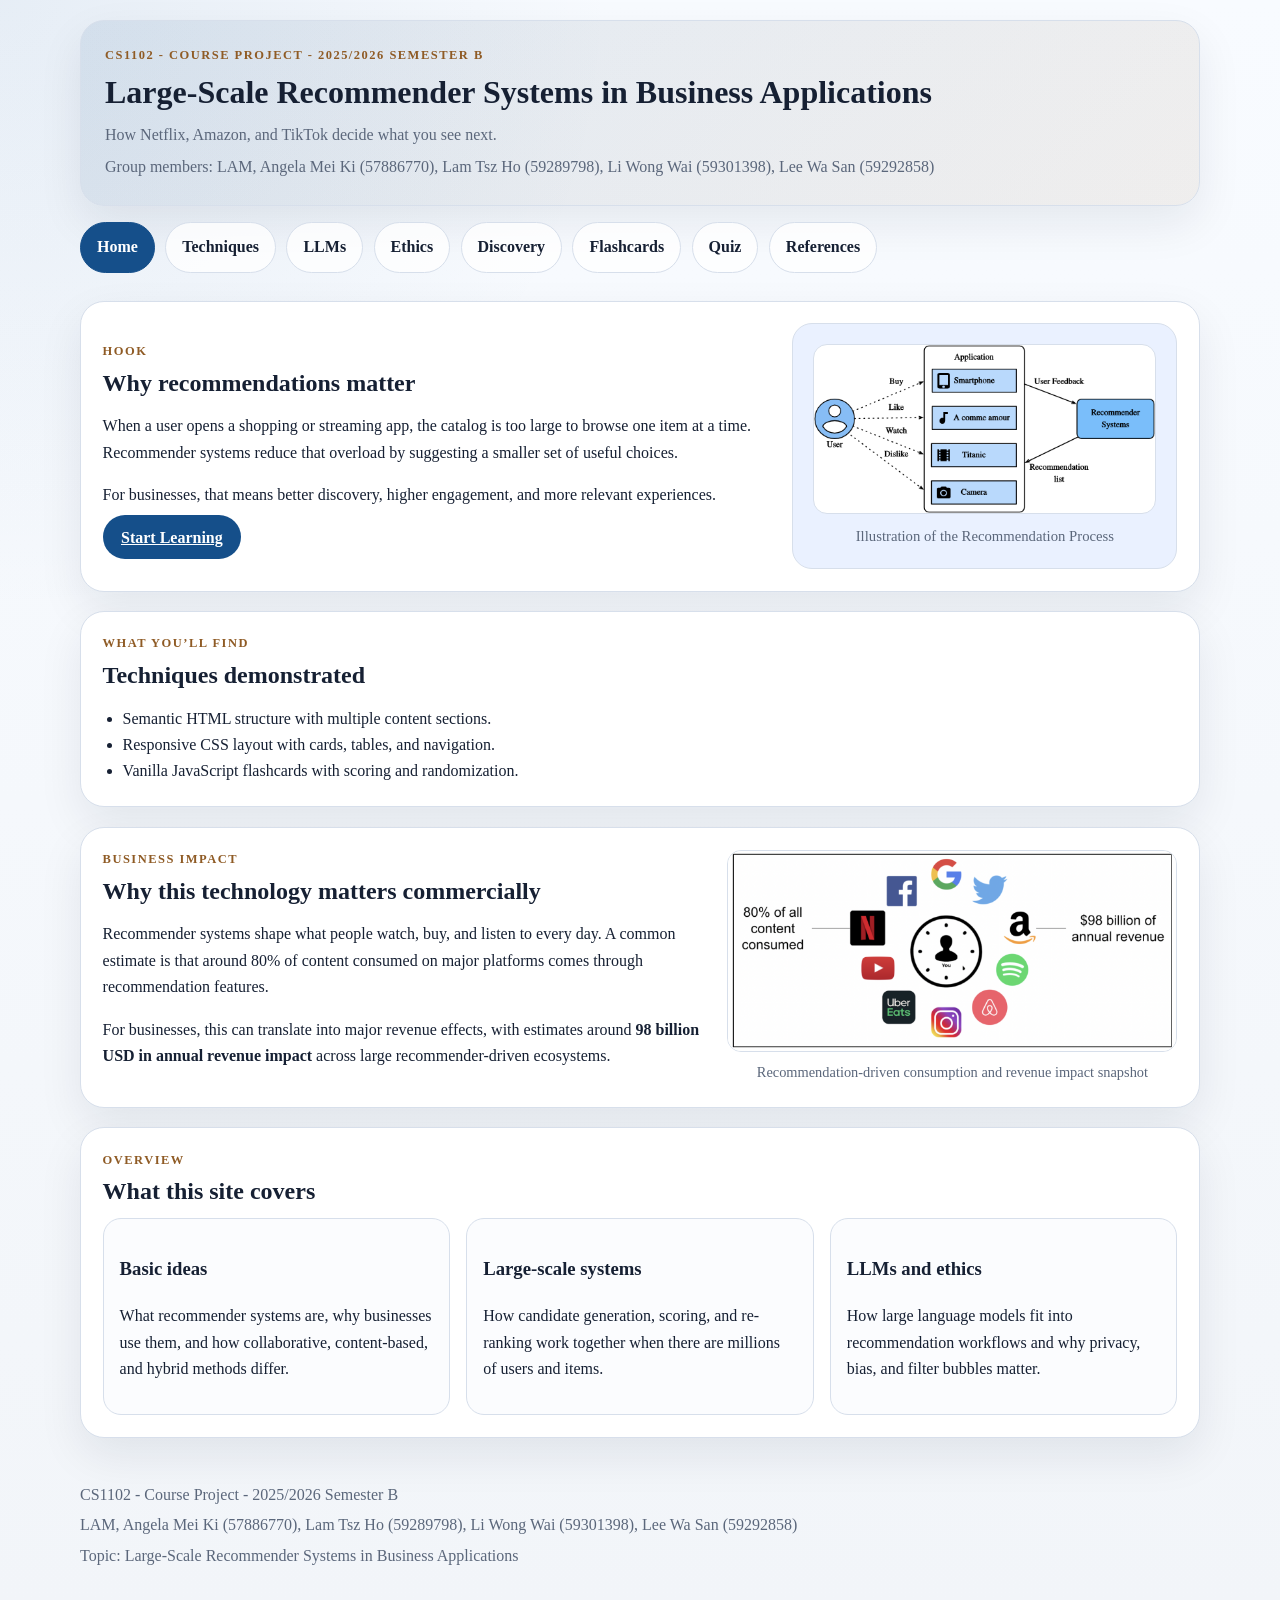
<file: index.html>
<!DOCTYPE html>
<html lang="en">
<head>
  <meta charset="UTF-8" />
  <meta name="viewport" content="width=device-width, initial-scale=1.0" />
  <title>Large-Scale Recommender Systems in Business Applications</title>
  <link rel="stylesheet" href="style.css" />
</head>
<body>
  <header class="site-header">
    <div class="site-branding">
      <p class="eyebrow">CS1102 - Course Project - 2025/2026 Semester B</p>
      <h1>Large-Scale Recommender Systems in Business Applications</h1>
      <p class="subtitle">How Netflix, Amazon, and TikTok decide what you see next.</p>
      <p class="meta">Group members: LAM, Angela Mei Ki (57886770), Lam Tsz Ho (59289798), Li Wong Wai (59301398), Lee Wa San (59292858)</p>
    </div>

    <nav class="site-nav" aria-label="Primary navigation">
      <a href="index.html" aria-current="page">Home</a>
      <a href="pages/techniques.html">Techniques</a>
      <a href="pages/llm.html">LLMs</a>
      <a href="pages/ethics.html">Ethics</a>
      <a href="pages/discovery.html">Discovery</a>
      <a href="pages/flashcards.html">Flashcards</a>
      <a href="pages/quiz.html">Quiz</a>
      <a href="pages/references.html">References</a>
    </nav>
  </header>

  <main>
    <section class="hero card" id="top">
      <div class="hero-copy">
        <p class="section-tag">Hook</p>
        <h2>Why recommendations matter</h2>
        <p>
          When a user opens a shopping or streaming app, the catalog is too large to browse one item at a time.
          Recommender systems reduce that overload by suggesting a smaller set of useful choices.
        </p>
        <p>
          For businesses, that means better discovery, higher engagement, and more relevant experiences.
        </p>
        <a class="button button-primary" href="pages/techniques.html">Start Learning</a>
      </div>

      <aside class="hero-panel" aria-label="Illustration of the recommendation process">
        <figure class="hero-illustration">
          <img src="recommendation-process-illustration.png" alt="Illustration of the recommendation process from user behavior to ranked suggested items" />
          <figcaption>Illustration of the Recommendation Process</figcaption>
        </figure>
      </aside>
    </section>

    <section class="card">
      <p class="section-tag">What you’ll find</p>
      <h2>Techniques demonstrated</h2>
      <ul class="techniques-list">
        <li>Semantic HTML structure with multiple content sections.</li>
        <li>Responsive CSS layout with cards, tables, and navigation.</li>
        <li>Vanilla JavaScript flashcards with scoring and randomization.</li>
      </ul>
    </section>

    <section class="card impact-card" aria-label="Business impact of recommender systems">
      <div class="impact-copy">
        <p class="section-tag">Business impact</p>
        <h2>Why this technology matters commercially</h2>
        <p>
          Recommender systems shape what people watch, buy, and listen to every day.
          A common estimate is that around 80% of content consumed on major platforms comes through recommendation features.
        </p>
        <p>
          For businesses, this can translate into major revenue effects, with estimates around
          <strong>98 billion USD in annual revenue impact</strong> across large recommender-driven ecosystems.
        </p>
      </div>
      <figure class="impact-illustration">
        <img src="recommender-business-impact.png" alt="Data visual showing that about 80 percent of consumed content comes from recommender systems and their estimated 98 billion annual revenue impact" />
        <figcaption>Recommendation-driven consumption and revenue impact snapshot</figcaption>
      </figure>
    </section>

    <section class="card">
      <p class="section-tag">Overview</p>
      <h2>What this site covers</h2>
      <div class="overview-grid">
        <article>
          <h3>Basic ideas</h3>
          <p>What recommender systems are, why businesses use them, and how collaborative, content-based, and hybrid methods differ.</p>
        </article>
        <article>
          <h3>Large-scale systems</h3>
          <p>How candidate generation, scoring, and re-ranking work together when there are millions of users and items.</p>
        </article>
        <article>
          <h3>LLMs and ethics</h3>
          <p>How large language models fit into recommendation workflows and why privacy, bias, and filter bubbles matter.</p>
        </article>
      </div>
    </section>

  </main>

  <footer class="site-footer">
    <p>CS1102 - Course Project - 2025/2026 Semester B</p>
    <p>LAM, Angela Mei Ki (57886770), Lam Tsz Ho (59289798), Li Wong Wai (59301398), Lee Wa San (59292858)</p>
    <p>Topic: Large-Scale Recommender Systems in Business Applications</p>
  </footer>

</body>
</html>
</file>
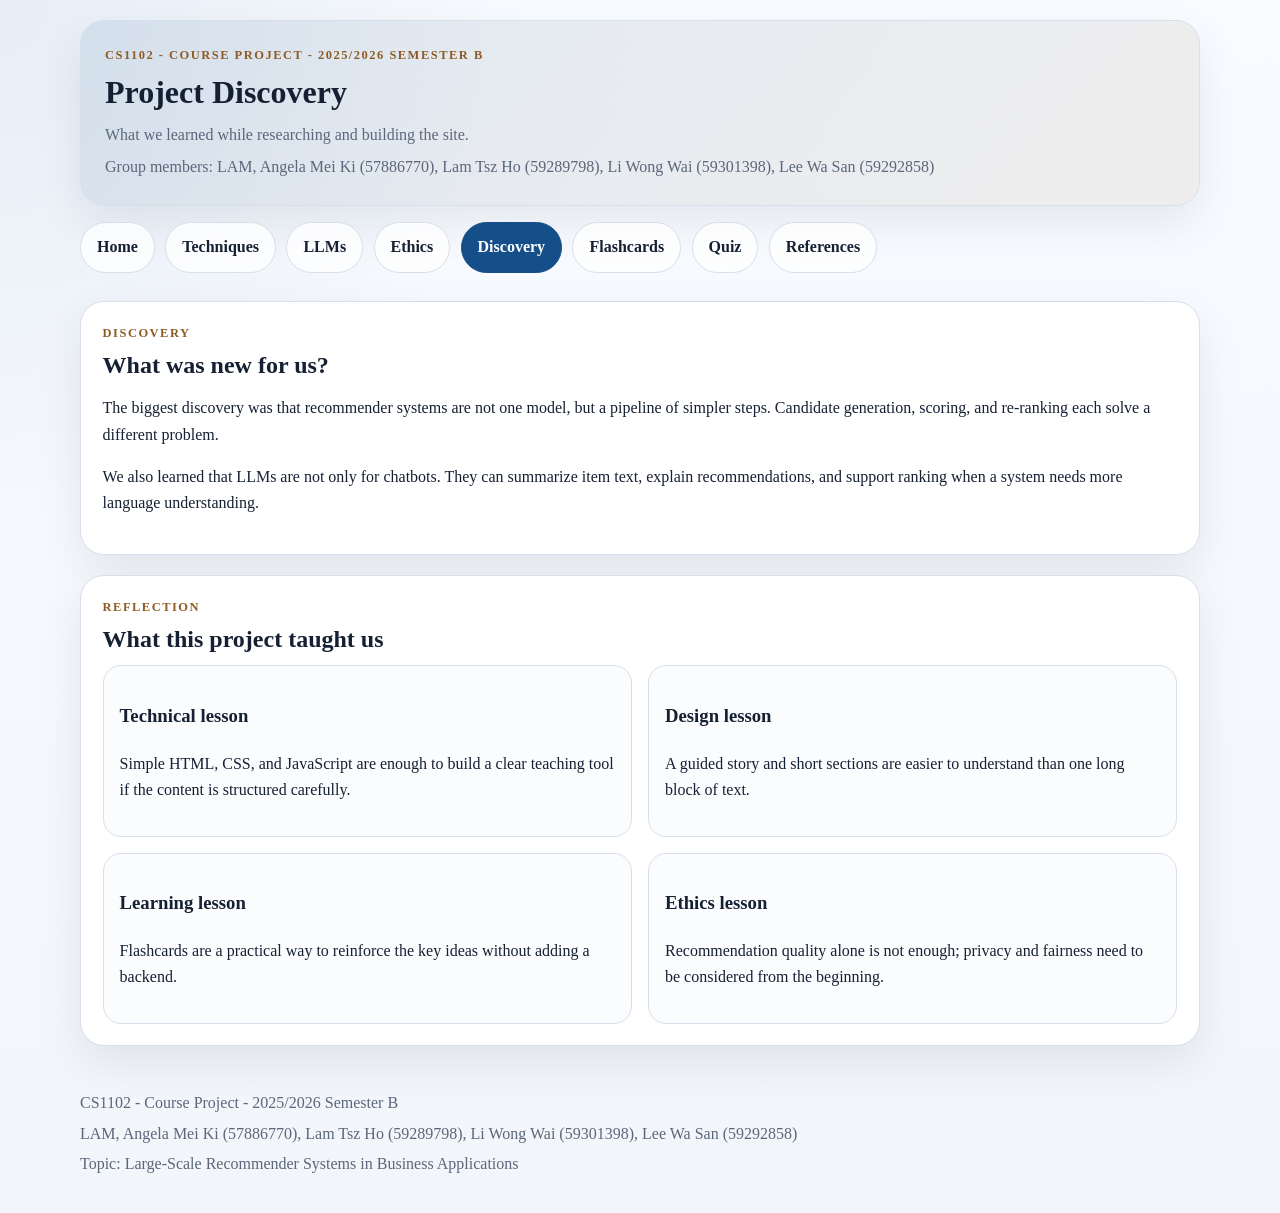
<file: pages/discovery.html>
<!DOCTYPE html>
<html lang="en">
<head>
  <meta charset="UTF-8" />
  <meta name="viewport" content="width=device-width, initial-scale=1.0" />
  <title>Discovery | Large-Scale Recommender Systems</title>
  <link rel="stylesheet" href="../style.css" />
</head>
<body>
  <header class="site-header compact-header">
    <div class="site-branding">
      <p class="eyebrow">CS1102 - Course Project - 2025/2026 Semester B</p>
      <h1>Project Discovery</h1>
      <p class="subtitle">What we learned while researching and building the site.</p>
      <p class="meta">Group members: LAM, Angela Mei Ki (57886770), Lam Tsz Ho (59289798), Li Wong Wai (59301398), Lee Wa San (59292858)</p>
    </div>
    <nav class="site-nav" aria-label="Primary navigation">
      <a href="../index.html">Home</a>
      <a href="techniques.html">Techniques</a>
      <a href="llm.html">LLMs</a>
      <a href="ethics.html">Ethics</a>
      <a href="discovery.html" aria-current="page">Discovery</a>
      <a href="flashcards.html">Flashcards</a>
      <a href="quiz.html">Quiz</a>
      <a href="references.html">References</a>
    </nav>
  </header>

  <main>
    <section class="card">
      <p class="section-tag">Discovery</p>
      <h2>What was new for us?</h2>
      <p>
        The biggest discovery was that recommender systems are not one model, but a pipeline of simpler steps.
        Candidate generation, scoring, and re-ranking each solve a different problem.
      </p>
      <p>
        We also learned that LLMs are not only for chatbots. They can summarize item text, explain recommendations, and support ranking when a system needs more language understanding.
      </p>
    </section>

    <section class="card">
      <p class="section-tag">Reflection</p>
      <h2>What this project taught us</h2>
      <div class="overview-grid two-columns">
        <article>
          <h3>Technical lesson</h3>
          <p>Simple HTML, CSS, and JavaScript are enough to build a clear teaching tool if the content is structured carefully.</p>
        </article>
        <article>
          <h3>Design lesson</h3>
          <p>A guided story and short sections are easier to understand than one long block of text.</p>
        </article>
        <article>
          <h3>Learning lesson</h3>
          <p>Flashcards are a practical way to reinforce the key ideas without adding a backend.</p>
        </article>
        <article>
          <h3>Ethics lesson</h3>
          <p>Recommendation quality alone is not enough; privacy and fairness need to be considered from the beginning.</p>
        </article>
      </div>
    </section>
  </main>

  <footer class="site-footer">
    <p>CS1102 - Course Project - 2025/2026 Semester B</p>
    <p>LAM, Angela Mei Ki (57886770), Lam Tsz Ho (59289798), Li Wong Wai (59301398), Lee Wa San (59292858)</p>
    <p>Topic: Large-Scale Recommender Systems in Business Applications</p>
  </footer>
</body>
</html>
</file>
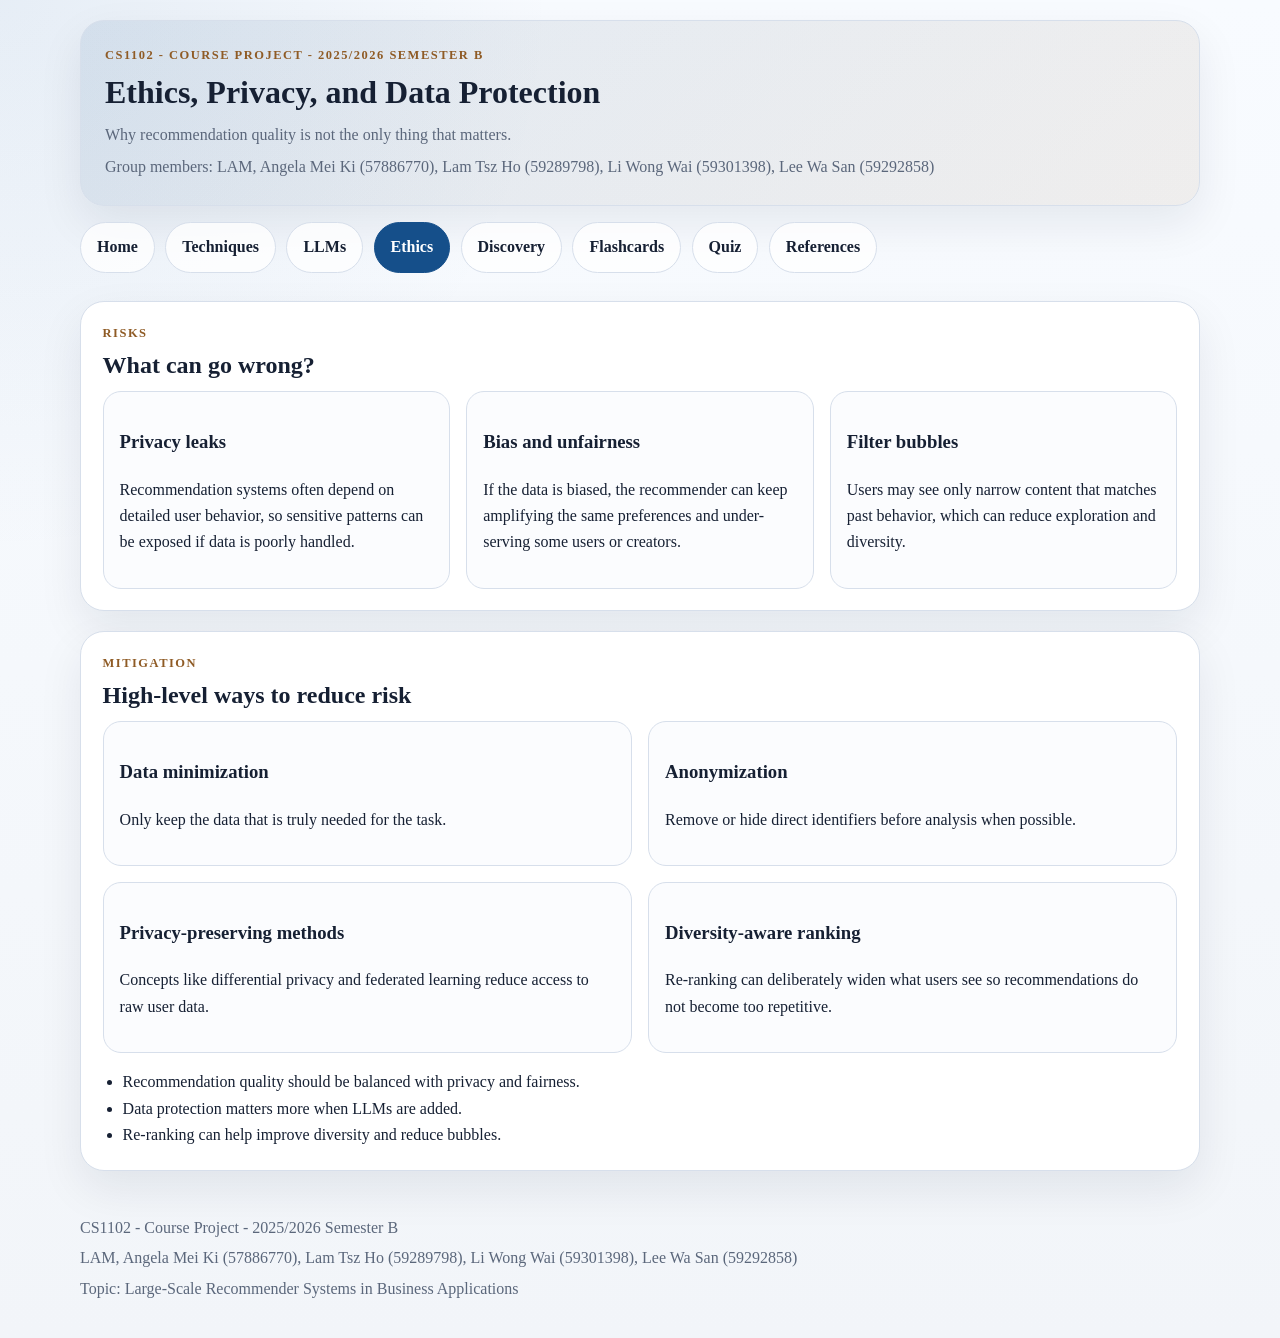
<file: pages/ethics.html>
<!DOCTYPE html>
<html lang="en">
<head>
  <meta charset="UTF-8" />
  <meta name="viewport" content="width=device-width, initial-scale=1.0" />
  <title>Ethics | Large-Scale Recommender Systems</title>
  <link rel="stylesheet" href="../style.css" />
</head>
<body>
  <header class="site-header compact-header">
    <div class="site-branding">
      <p class="eyebrow">CS1102 - Course Project - 2025/2026 Semester B</p>
      <h1>Ethics, Privacy, and Data Protection</h1>
      <p class="subtitle">Why recommendation quality is not the only thing that matters.</p>
      <p class="meta">Group members: LAM, Angela Mei Ki (57886770), Lam Tsz Ho (59289798), Li Wong Wai (59301398), Lee Wa San (59292858)</p>
    </div>
    <nav class="site-nav" aria-label="Primary navigation">
      <a href="../index.html">Home</a>
      <a href="techniques.html">Techniques</a>
      <a href="llm.html">LLMs</a>
      <a href="ethics.html" aria-current="page">Ethics</a>
      <a href="discovery.html">Discovery</a>
      <a href="flashcards.html">Flashcards</a>
      <a href="quiz.html">Quiz</a>
      <a href="references.html">References</a>
    </nav>
  </header>

  <main>
    <section class="card">
      <p class="section-tag">Risks</p>
      <h2>What can go wrong?</h2>
      <div class="overview-grid">
        <article>
          <h3>Privacy leaks</h3>
          <p>Recommendation systems often depend on detailed user behavior, so sensitive patterns can be exposed if data is poorly handled.</p>
        </article>
        <article>
          <h3>Bias and unfairness</h3>
          <p>If the data is biased, the recommender can keep amplifying the same preferences and under-serving some users or creators.</p>
        </article>
        <article>
          <h3>Filter bubbles</h3>
          <p>Users may see only narrow content that matches past behavior, which can reduce exploration and diversity.</p>
        </article>
      </div>
    </section>

    <section class="card">
      <p class="section-tag">Mitigation</p>
      <h2>High-level ways to reduce risk</h2>
      <div class="overview-grid two-columns">
        <article>
          <h3>Data minimization</h3>
          <p>Only keep the data that is truly needed for the task.</p>
        </article>
        <article>
          <h3>Anonymization</h3>
          <p>Remove or hide direct identifiers before analysis when possible.</p>
        </article>
        <article>
          <h3>Privacy-preserving methods</h3>
          <p>Concepts like differential privacy and federated learning reduce access to raw user data.</p>
        </article>
        <article>
          <h3>Diversity-aware ranking</h3>
          <p>Re-ranking can deliberately widen what users see so recommendations do not become too repetitive.</p>
        </article>
      </div>
      <ul class="takeaways">
        <li>Recommendation quality should be balanced with privacy and fairness.</li>
        <li>Data protection matters more when LLMs are added.</li>
        <li>Re-ranking can help improve diversity and reduce bubbles.</li>
      </ul>
    </section>
  </main>

  <footer class="site-footer">
    <p>CS1102 - Course Project - 2025/2026 Semester B</p>
    <p>LAM, Angela Mei Ki (57886770), Lam Tsz Ho (59289798), Li Wong Wai (59301398), Lee Wa San (59292858)</p>
    <p>Topic: Large-Scale Recommender Systems in Business Applications</p>
  </footer>
</body>
</html>
</file>
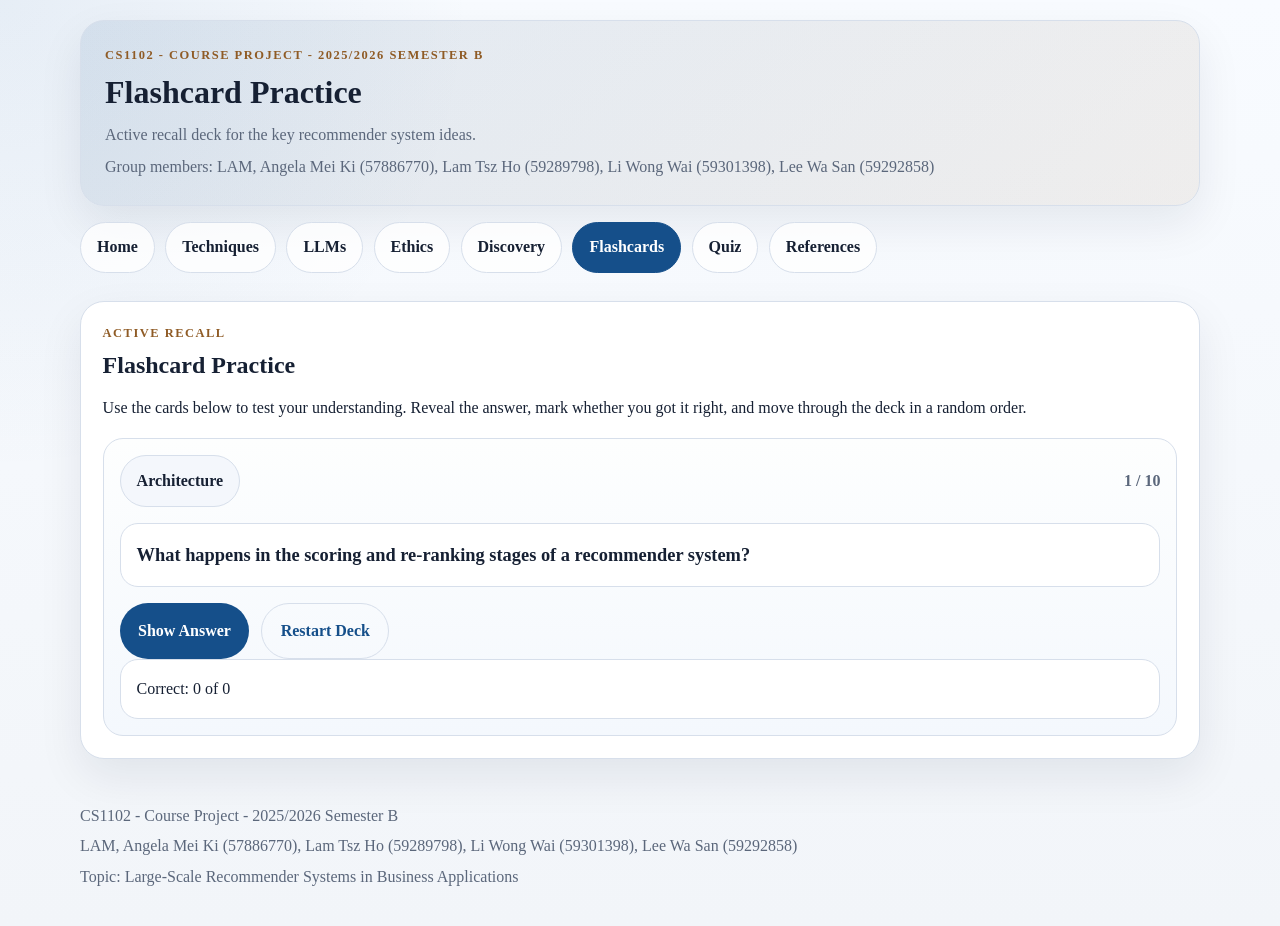
<file: pages/flashcards.html>
<!DOCTYPE html>
<html lang="en">
<head>
  <meta charset="UTF-8" />
  <meta name="viewport" content="width=device-width, initial-scale=1.0" />
  <title>Flashcards | Large-Scale Recommender Systems</title>
  <link rel="stylesheet" href="../style.css" />
</head>
<body>
  <header class="site-header compact-header">
    <div class="site-branding">
      <p class="eyebrow">CS1102 - Course Project - 2025/2026 Semester B</p>
      <h1>Flashcard Practice</h1>
      <p class="subtitle">Active recall deck for the key recommender system ideas.</p>
      <p class="meta">Group members: LAM, Angela Mei Ki (57886770), Lam Tsz Ho (59289798), Li Wong Wai (59301398), Lee Wa San (59292858)</p>
    </div>
    <nav class="site-nav" aria-label="Primary navigation">
      <a href="../index.html">Home</a>
      <a href="techniques.html">Techniques</a>
      <a href="llm.html">LLMs</a>
      <a href="ethics.html">Ethics</a>
      <a href="discovery.html">Discovery</a>
      <a href="flashcards.html" aria-current="page">Flashcards</a>
      <a href="quiz.html">Quiz</a>
      <a href="references.html">References</a>
    </nav>
  </header>

  <main>
    <section class="card flashcard-section" id="flashcards">
      <p class="section-tag">Active Recall</p>
      <h2>Flashcard Practice</h2>
      <p>
        Use the cards below to test your understanding. Reveal the answer, mark whether you got it right, and move through the deck in a random order.
      </p>

      <div class="flashcard-shell">
        <div class="flashcard-topline">
          <span id="flashcard-topic" class="pill">Topic</span>
          <span id="flashcard-progress-count" class="flashcard-count">0 / 0</span>
        </div>
        <div id="flashcard-question" class="flashcard-question" aria-live="polite"></div>
        <div id="flashcard-answer" class="flashcard-answer" hidden></div>

        <div class="flashcard-actions">
          <button id="show-answer-btn" class="button button-primary" type="button">Show Answer</button>
          <button id="correct-btn" class="button button-success" type="button" hidden>I got it right</button>
          <button id="wrong-btn" class="button button-secondary" type="button" hidden>I need to review</button>
          <button id="restart-btn" class="button button-ghost" type="button">Restart Deck</button>
        </div>

        <div id="flashcard-progress" class="flashcard-progress"></div>
      </div>
    </section>
  </main>

  <footer class="site-footer">
    <p>CS1102 - Course Project - 2025/2026 Semester B</p>
    <p>LAM, Angela Mei Ki (57886770), Lam Tsz Ho (59289798), Li Wong Wai (59301398), Lee Wa San (59292858)</p>
    <p>Topic: Large-Scale Recommender Systems in Business Applications</p>
  </footer>

  <script src="../script.js"></script>
</body>
</html>
</file>
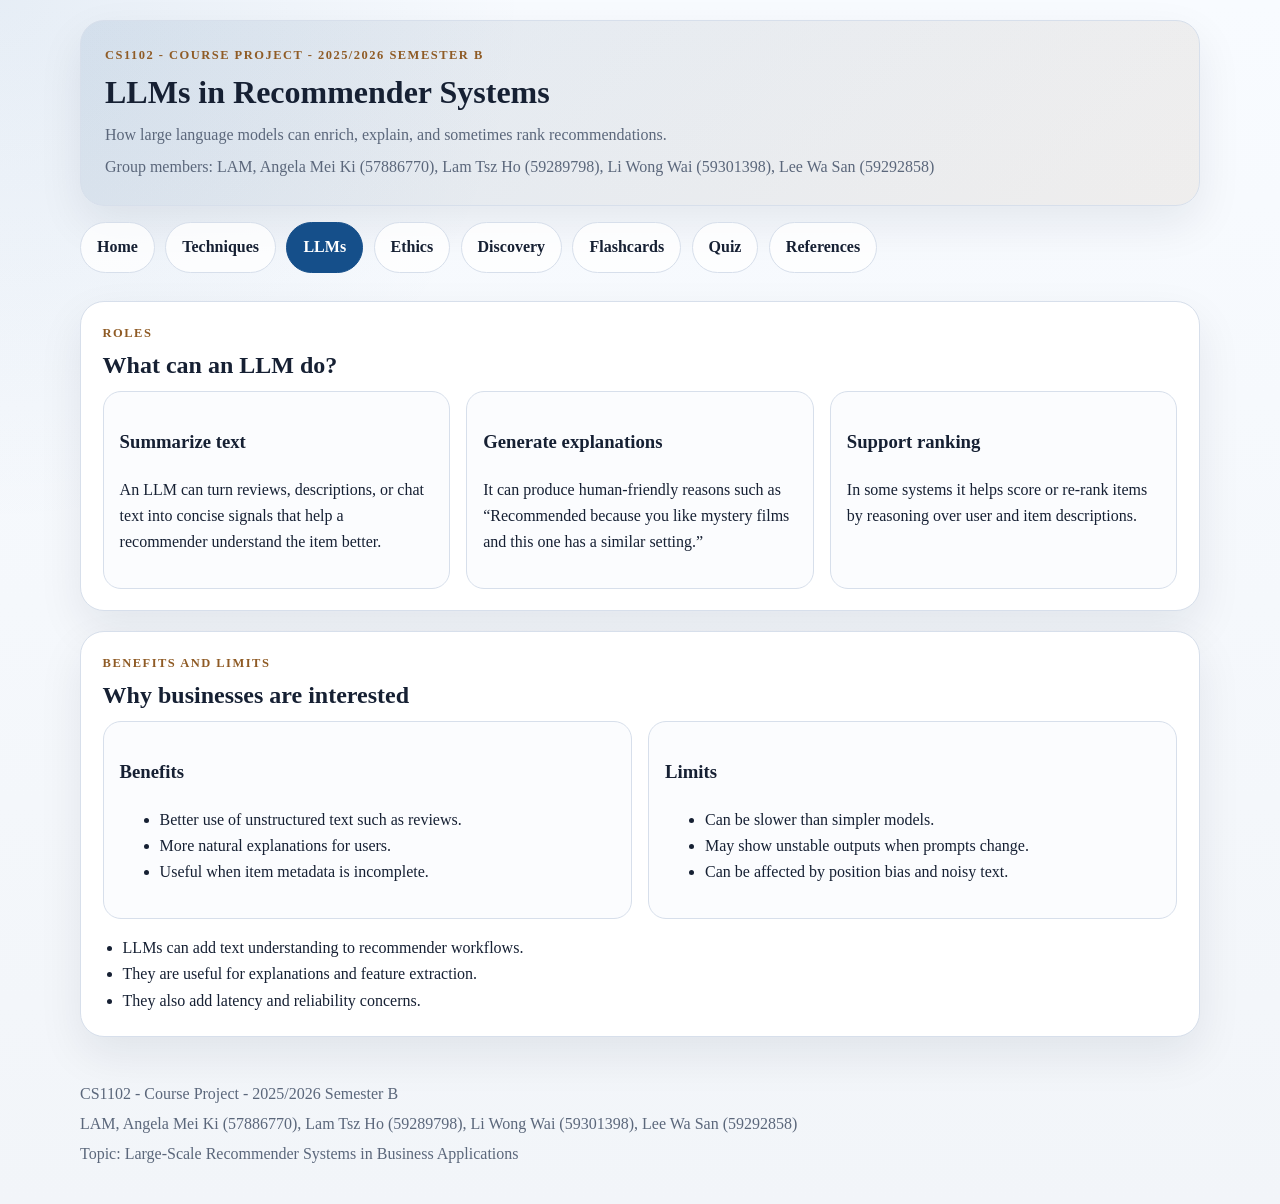
<file: pages/llm.html>
<!DOCTYPE html>
<html lang="en">
<head>
  <meta charset="UTF-8" />
  <meta name="viewport" content="width=device-width, initial-scale=1.0" />
  <title>LLMs | Large-Scale Recommender Systems</title>
  <link rel="stylesheet" href="../style.css" />
</head>
<body>
  <header class="site-header compact-header">
    <div class="site-branding">
      <p class="eyebrow">CS1102 - Course Project - 2025/2026 Semester B</p>
      <h1>LLMs in Recommender Systems</h1>
      <p class="subtitle">How large language models can enrich, explain, and sometimes rank recommendations.</p>
      <p class="meta">Group members: LAM, Angela Mei Ki (57886770), Lam Tsz Ho (59289798), Li Wong Wai (59301398), Lee Wa San (59292858)</p>
    </div>
    <nav class="site-nav" aria-label="Primary navigation">
      <a href="../index.html">Home</a>
      <a href="techniques.html">Techniques</a>
      <a href="llm.html" aria-current="page">LLMs</a>
      <a href="ethics.html">Ethics</a>
      <a href="discovery.html">Discovery</a>
      <a href="flashcards.html">Flashcards</a>
      <a href="quiz.html">Quiz</a>
      <a href="references.html">References</a>
    </nav>
  </header>

  <main>
    <section class="card">
      <p class="section-tag">Roles</p>
      <h2>What can an LLM do?</h2>
      <div class="overview-grid">
        <article>
          <h3>Summarize text</h3>
          <p>An LLM can turn reviews, descriptions, or chat text into concise signals that help a recommender understand the item better.</p>
        </article>
        <article>
          <h3>Generate explanations</h3>
          <p>It can produce human-friendly reasons such as “Recommended because you like mystery films and this one has a similar setting.”</p>
        </article>
        <article>
          <h3>Support ranking</h3>
          <p>In some systems it helps score or re-rank items by reasoning over user and item descriptions.</p>
        </article>
      </div>
    </section>

    <section class="card">
      <p class="section-tag">Benefits and limits</p>
      <h2>Why businesses are interested</h2>
      <div class="overview-grid two-columns">
        <article>
          <h3>Benefits</h3>
          <ul>
            <li>Better use of unstructured text such as reviews.</li>
            <li>More natural explanations for users.</li>
            <li>Useful when item metadata is incomplete.</li>
          </ul>
        </article>
        <article>
          <h3>Limits</h3>
          <ul>
            <li>Can be slower than simpler models.</li>
            <li>May show unstable outputs when prompts change.</li>
            <li>Can be affected by position bias and noisy text.</li>
          </ul>
        </article>
      </div>
      <ul class="takeaways">
        <li>LLMs can add text understanding to recommender workflows.</li>
        <li>They are useful for explanations and feature extraction.</li>
        <li>They also add latency and reliability concerns.</li>
      </ul>
    </section>
  </main>

  <footer class="site-footer">
    <p>CS1102 - Course Project - 2025/2026 Semester B</p>
    <p>LAM, Angela Mei Ki (57886770), Lam Tsz Ho (59289798), Li Wong Wai (59301398), Lee Wa San (59292858)</p>
    <p>Topic: Large-Scale Recommender Systems in Business Applications</p>
  </footer>
</body>
</html>
</file>
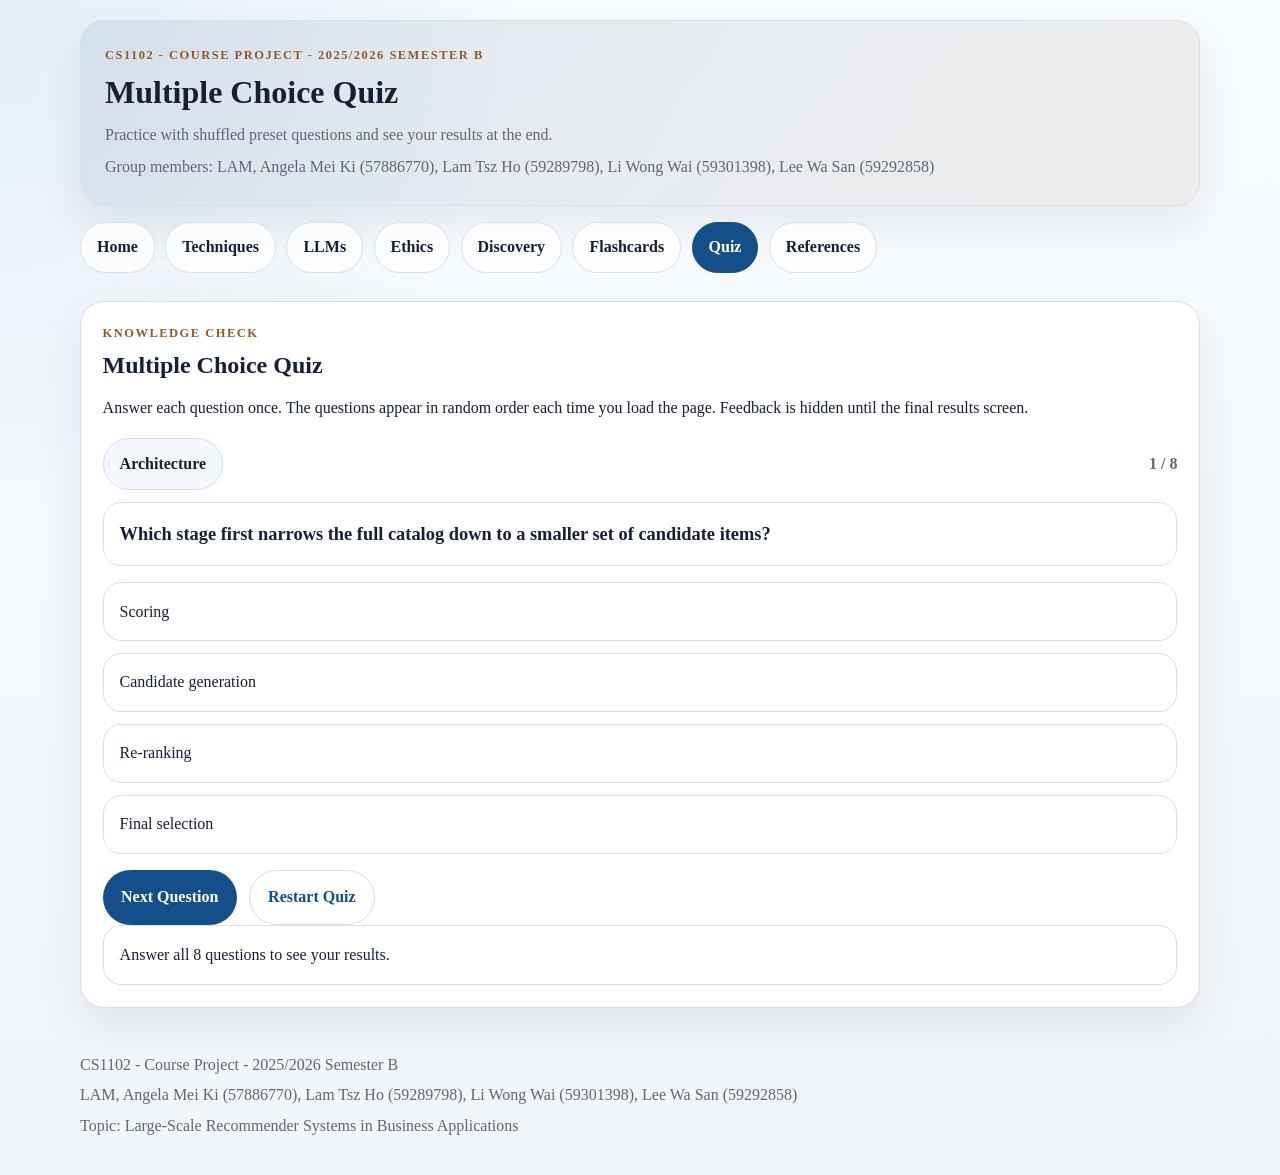
<file: pages/quiz.html>
<!DOCTYPE html>
<html lang="en">
<head>
  <meta charset="UTF-8" />
  <meta name="viewport" content="width=device-width, initial-scale=1.0" />
  <title>Quiz | Large-Scale Recommender Systems</title>
  <link rel="stylesheet" href="../style.css" />
</head>
<body>
  <header class="site-header compact-header">
    <div class="site-branding">
      <p class="eyebrow">CS1102 - Course Project - 2025/2026 Semester B</p>
      <h1>Multiple Choice Quiz</h1>
      <p class="subtitle">Practice with shuffled preset questions and see your results at the end.</p>
      <p class="meta">Group members: LAM, Angela Mei Ki (57886770), Lam Tsz Ho (59289798), Li Wong Wai (59301398), Lee Wa San (59292858)</p>
    </div>
    <nav class="site-nav" aria-label="Primary navigation">
      <a href="../index.html">Home</a>
      <a href="techniques.html">Techniques</a>
      <a href="llm.html">LLMs</a>
      <a href="ethics.html">Ethics</a>
      <a href="discovery.html">Discovery</a>
      <a href="flashcards.html">Flashcards</a>
      <a href="quiz.html" aria-current="page">Quiz</a>
      <a href="references.html">References</a>
    </nav>
  </header>

  <main>
    <section class="card quiz-section" id="quiz">
      <p class="section-tag">Knowledge Check</p>
      <h2>Multiple Choice Quiz</h2>
      <p>
        Answer each question once. The questions appear in random order each time you load the page.
        Feedback is hidden until the final results screen.
      </p>

      <div class="quiz-shell">
        <div class="flashcard-topline quiz-topline">
          <span id="quiz-topic" class="pill">Topic</span>
          <span id="quiz-progress-count" class="flashcard-count">0 / 0</span>
        </div>

        <div id="quiz-question" class="flashcard-question" aria-live="polite"></div>
        <div id="quiz-options" class="quiz-options" role="radiogroup" aria-label="Quiz options"></div>

        <div class="flashcard-actions quiz-actions">
          <button id="quiz-next-btn" class="button button-primary" type="button">Next Question</button>
          <button id="quiz-restart-btn" class="button button-ghost" type="button">Restart Quiz</button>
        </div>

        <div id="quiz-progress" class="flashcard-progress"></div>
      </div>
    </section>
  </main>

  <footer class="site-footer">
    <p>CS1102 - Course Project - 2025/2026 Semester B</p>
    <p>LAM, Angela Mei Ki (57886770), Lam Tsz Ho (59289798), Li Wong Wai (59301398), Lee Wa San (59292858)</p>
    <p>Topic: Large-Scale Recommender Systems in Business Applications</p>
  </footer>

  <script src="../script.js"></script>
</body>
</html>
</file>
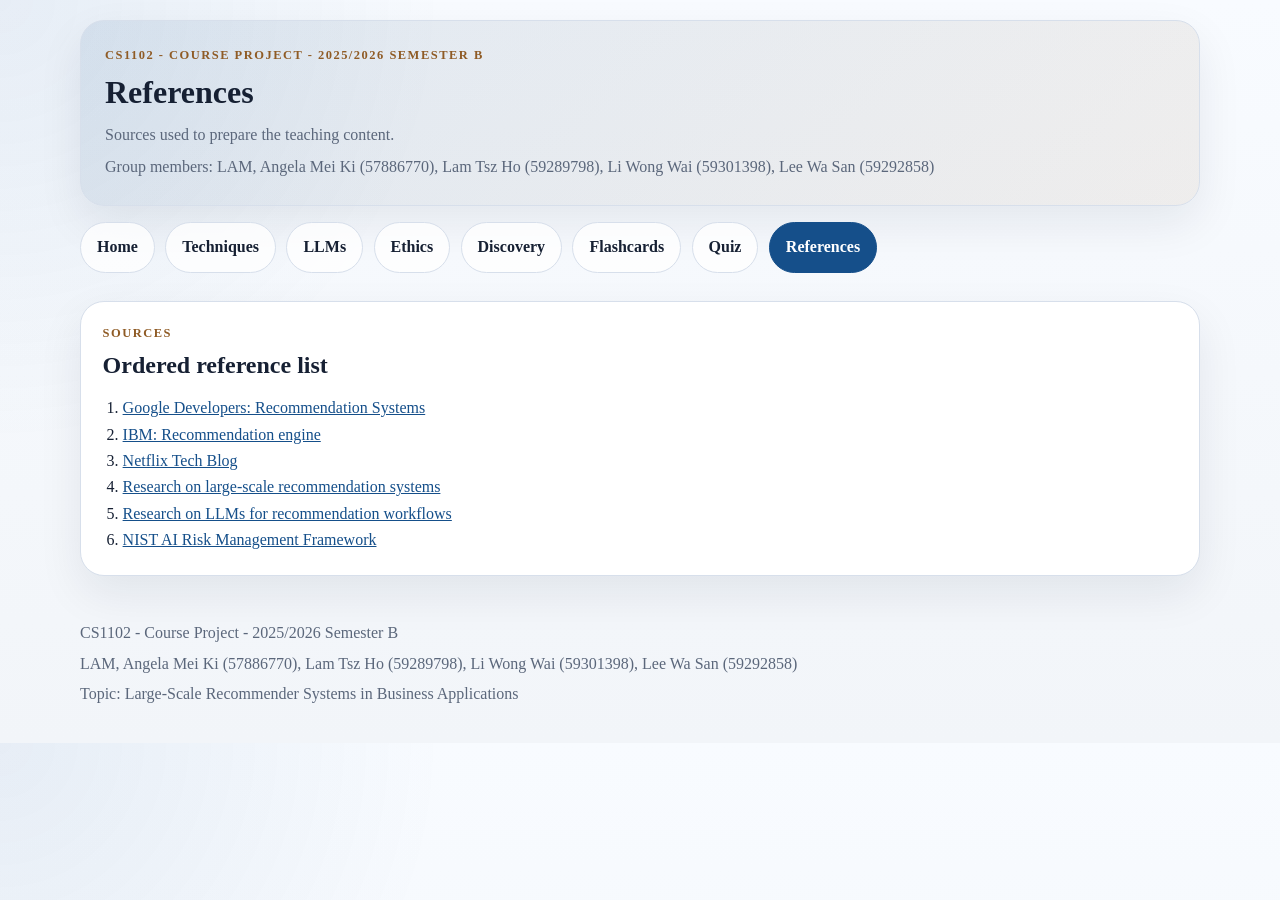
<file: pages/references.html>
<!DOCTYPE html>
<html lang="en">
<head>
  <meta charset="UTF-8" />
  <meta name="viewport" content="width=device-width, initial-scale=1.0" />
  <title>References | Large-Scale Recommender Systems</title>
  <link rel="stylesheet" href="../style.css" />
</head>
<body>
  <header class="site-header compact-header">
    <div class="site-branding">
      <p class="eyebrow">CS1102 - Course Project - 2025/2026 Semester B</p>
      <h1>References</h1>
      <p class="subtitle">Sources used to prepare the teaching content.</p>
      <p class="meta">Group members: LAM, Angela Mei Ki (57886770), Lam Tsz Ho (59289798), Li Wong Wai (59301398), Lee Wa San (59292858)</p>
    </div>
    <nav class="site-nav" aria-label="Primary navigation">
      <a href="../index.html">Home</a>
      <a href="techniques.html">Techniques</a>
      <a href="llm.html">LLMs</a>
      <a href="ethics.html">Ethics</a>
      <a href="discovery.html">Discovery</a>
      <a href="flashcards.html">Flashcards</a>
      <a href="quiz.html">Quiz</a>
      <a href="references.html" aria-current="page">References</a>
    </nav>
  </header>

  <main>
    <section class="card">
      <p class="section-tag">Sources</p>
      <h2>Ordered reference list</h2>
      <ol class="references-list">
        <li><a href="https://developers.google.com/machine-learning/recommendation">Google Developers: Recommendation Systems</a></li>
        <li><a href="https://www.ibm.com/topics/recommendation-engine">IBM: Recommendation engine</a></li>
        <li><a href="https://netflixtechblog.com/">Netflix Tech Blog</a></li>
        <li><a href="https://research.google/pubs/pub45530/">Research on large-scale recommendation systems</a></li>
        <li><a href="https://arxiv.org/abs/2305.01785">Research on LLMs for recommendation workflows</a></li>
        <li><a href="https://www.nist.gov/itl/ai-risk-management-framework">NIST AI Risk Management Framework</a></li>
      </ol>
    </section>
  </main>

  <footer class="site-footer">
    <p>CS1102 - Course Project - 2025/2026 Semester B</p>
    <p>LAM, Angela Mei Ki (57886770), Lam Tsz Ho (59289798), Li Wong Wai (59301398), Lee Wa San (59292858)</p>
    <p>Topic: Large-Scale Recommender Systems in Business Applications</p>
  </footer>
</body>
</html>
</file>
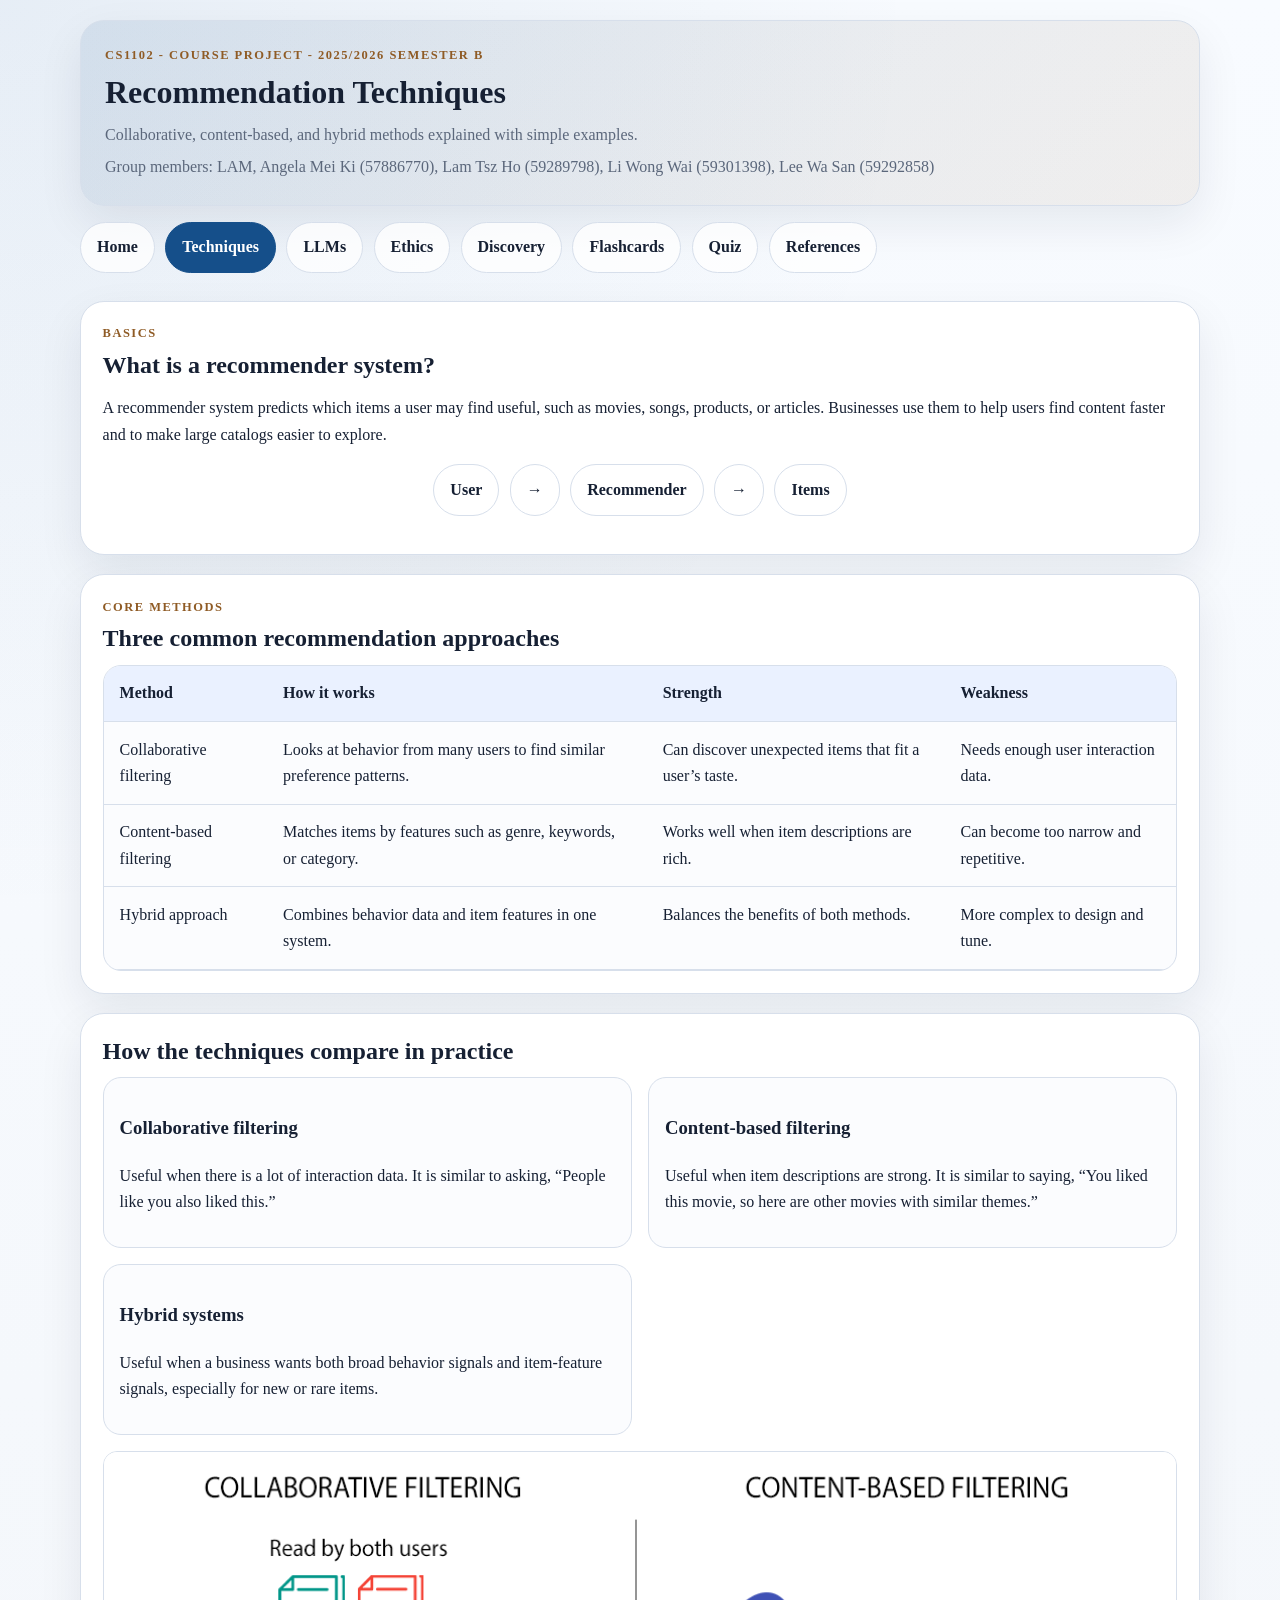
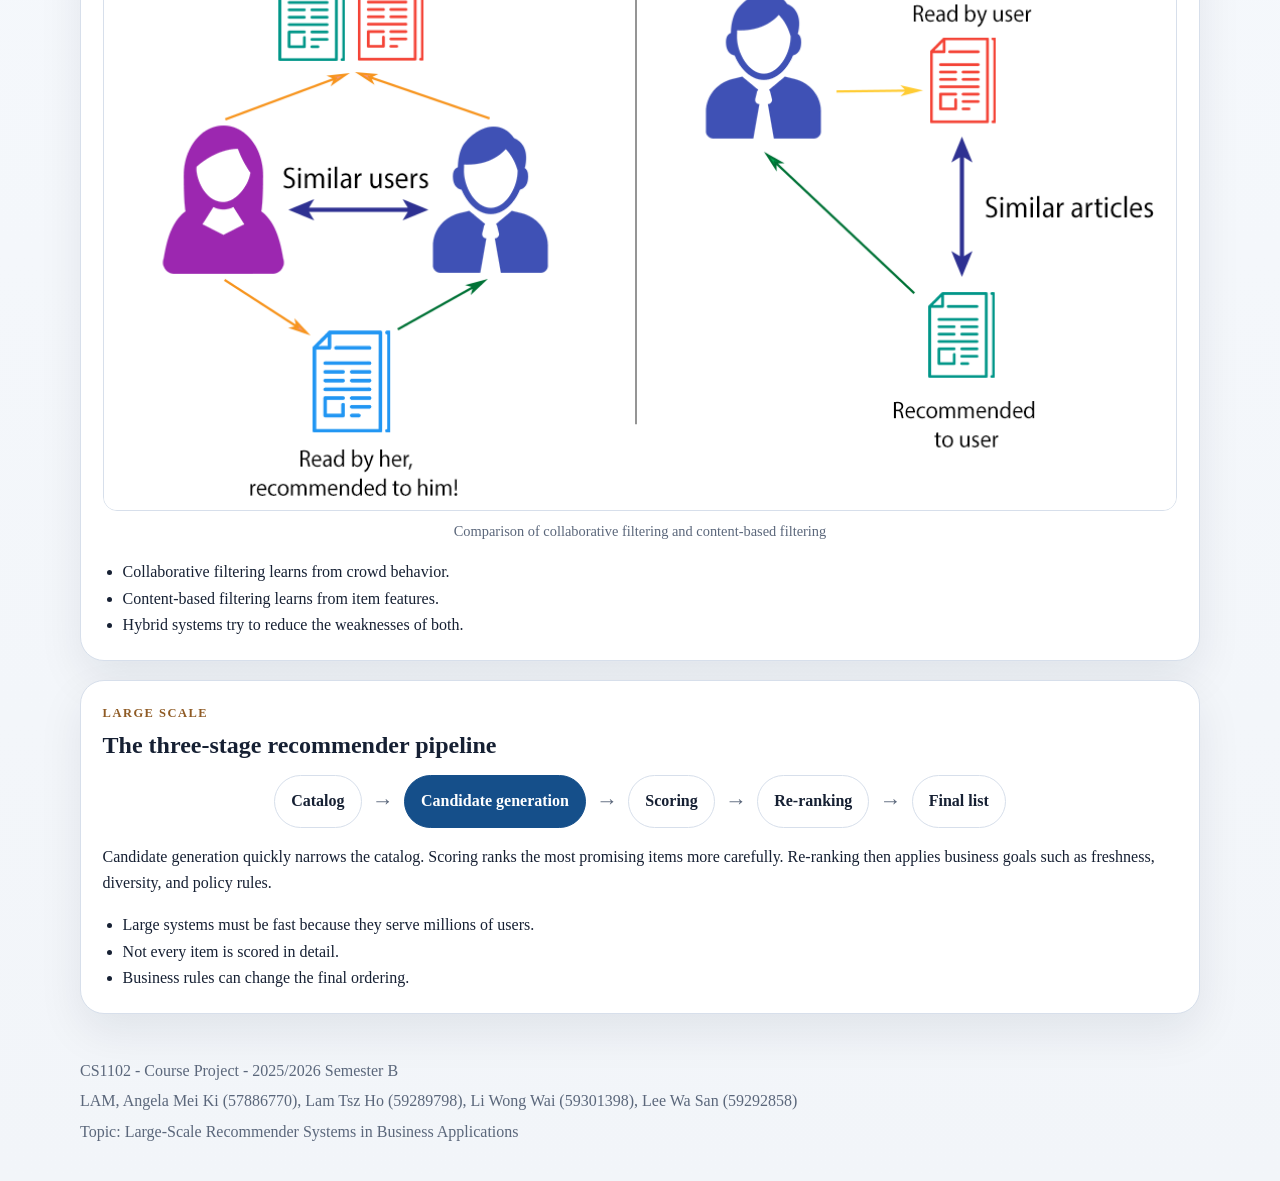
<file: pages/techniques.html>
<!DOCTYPE html>
<html lang="en">
<head>
  <meta charset="UTF-8" />
  <meta name="viewport" content="width=device-width, initial-scale=1.0" />
  <title>Techniques | Large-Scale Recommender Systems</title>
  <link rel="stylesheet" href="../style.css" />
</head>
<body>
  <header class="site-header compact-header">
    <div class="site-branding">
      <p class="eyebrow">CS1102 - Course Project - 2025/2026 Semester B</p>
      <h1>Recommendation Techniques</h1>
      <p class="subtitle">Collaborative, content-based, and hybrid methods explained with simple examples.</p>
      <p class="meta">Group members: LAM, Angela Mei Ki (57886770), Lam Tsz Ho (59289798), Li Wong Wai (59301398), Lee Wa San (59292858)</p>
    </div>
    <nav class="site-nav" aria-label="Primary navigation">
      <a href="../index.html">Home</a>
      <a href="techniques.html" aria-current="page">Techniques</a>
      <a href="llm.html">LLMs</a>
      <a href="ethics.html">Ethics</a>
      <a href="discovery.html">Discovery</a>
      <a href="flashcards.html">Flashcards</a>
      <a href="quiz.html">Quiz</a>
      <a href="references.html">References</a>
    </nav>
  </header>

  <main>
    <section class="card">
      <p class="section-tag">Basics</p>
      <h2>What is a recommender system?</h2>
      <p>
        A recommender system predicts which items a user may find useful, such as movies, songs, products, or articles.
        Businesses use them to help users find content faster and to make large catalogs easier to explore.
      </p>
      <div class="mini-diagram" aria-label="User recommender items diagram">
        <span>User</span>
        <span>→</span>
        <span>Recommender</span>
        <span>→</span>
        <span>Items</span>
      </div>
    </section>

    <section class="card">
      <p class="section-tag">Core methods</p>
      <h2>Three common recommendation approaches</h2>
      <div class="table-wrap">
        <table>
          <thead>
            <tr>
              <th>Method</th>
              <th>How it works</th>
              <th>Strength</th>
              <th>Weakness</th>
            </tr>
          </thead>
          <tbody>
            <tr>
              <td>Collaborative filtering</td>
              <td>Looks at behavior from many users to find similar preference patterns.</td>
              <td>Can discover unexpected items that fit a user’s taste.</td>
              <td>Needs enough user interaction data.</td>
            </tr>
            <tr>
              <td>Content-based filtering</td>
              <td>Matches items by features such as genre, keywords, or category.</td>
              <td>Works well when item descriptions are rich.</td>
              <td>Can become too narrow and repetitive.</td>
            </tr>
            <tr>
              <td>Hybrid approach</td>
              <td>Combines behavior data and item features in one system.</td>
              <td>Balances the benefits of both methods.</td>
              <td>More complex to design and tune.</td>
            </tr>
          </tbody>
        </table>
      </div>
    </section>

    <section class="card">
      <h2>How the techniques compare in practice</h2>
      <div class="overview-grid two-columns">
        <article>
          <h3>Collaborative filtering</h3>
          <p>Useful when there is a lot of interaction data. It is similar to asking, “People like you also liked this.”</p>
        </article>
        <article>
          <h3>Content-based filtering</h3>
          <p>Useful when item descriptions are strong. It is similar to saying, “You liked this movie, so here are other movies with similar themes.”</p>
        </article>
        <article>
          <h3>Hybrid systems</h3>
          <p>Useful when a business wants both broad behavior signals and item-feature signals, especially for new or rare items.</p>
        </article>
      </div>
      <figure class="comparison-illustration" aria-label="Comparison of collaborative filtering and content-based filtering">
        <img src="../collaborative-vs-content-based.png" alt="Visual comparison between collaborative filtering and content-based filtering" />
        <figcaption>Comparison of collaborative filtering and content-based filtering</figcaption>
      </figure>
      <ul class="takeaways">
        <li>Collaborative filtering learns from crowd behavior.</li>
        <li>Content-based filtering learns from item features.</li>
        <li>Hybrid systems try to reduce the weaknesses of both.</li>
      </ul>
    </section>

    <section class="card">
      <p class="section-tag">Large scale</p>
      <h2>The three-stage recommender pipeline</h2>
      <div class="pipeline">
        <div class="pipeline-step">Catalog</div>
        <div class="pipeline-arrow">→</div>
        <div class="pipeline-step pipeline-step-accent">Candidate generation</div>
        <div class="pipeline-arrow">→</div>
        <div class="pipeline-step">Scoring</div>
        <div class="pipeline-arrow">→</div>
        <div class="pipeline-step">Re-ranking</div>
        <div class="pipeline-arrow">→</div>
        <div class="pipeline-step">Final list</div>
      </div>
      <p>
        Candidate generation quickly narrows the catalog. Scoring ranks the most promising items more carefully.
        Re-ranking then applies business goals such as freshness, diversity, and policy rules.
      </p>
      <ul class="takeaways">
        <li>Large systems must be fast because they serve millions of users.</li>
        <li>Not every item is scored in detail.</li>
        <li>Business rules can change the final ordering.</li>
      </ul>
    </section>
  </main>

  <footer class="site-footer">
    <p>CS1102 - Course Project - 2025/2026 Semester B</p>
    <p>LAM, Angela Mei Ki (57886770), Lam Tsz Ho (59289798), Li Wong Wai (59301398), Lee Wa San (59292858)</p>
    <p>Topic: Large-Scale Recommender Systems in Business Applications</p>
  </footer>
</body>
</html>
</file>
<file: style.css>
:root {
  --bg: #f2f5f9;
  --surface: #ffffff;
  --surface-strong: #eaf1ff;
  --text: #162033;
  --muted: #5b677b;
  --border: #d7dfeb;
  --primary: #154f8a;
  --primary-dark: #123f6d;
  --success: #26734d;
  --secondary: #5c6570;
  --accent: #8f5b25;
  --shadow: 0 18px 45px rgba(18, 31, 51, 0.08);
}

* {
  box-sizing: border-box;
}

html {
  scroll-behavior: smooth;
}

body {
  margin: 0;
  font-family: Georgia, "Times New Roman", serif;
  line-height: 1.65;
  background:
    radial-gradient(circle at top left, rgba(21, 79, 138, 0.08), transparent 30%),
    linear-gradient(180deg, #f8fbff 0%, var(--bg) 100%);
  color: var(--text);
}

a {
  color: var(--primary);
}

a:hover {
  color: var(--primary-dark);
}

.site-header,
.site-footer,
main {
  width: min(1120px, calc(100% - 2rem));
  margin: 0 auto;
}

.site-header {
  padding: 1.25rem 0 0.75rem;
}

.site-branding {
  background: linear-gradient(135deg, rgba(21, 79, 138, 0.1), rgba(143, 91, 37, 0.08));
  border: 1px solid var(--border);
  border-radius: 24px;
  padding: 1.5rem;
  box-shadow: var(--shadow);
}

.eyebrow,
.section-tag {
  margin: 0 0 0.5rem;
  letter-spacing: 0.12em;
  text-transform: uppercase;
  font-size: 0.78rem;
  font-weight: 700;
  color: var(--accent);
}

.site-branding h1,
.card h2 {
  margin: 0.15rem 0 0.75rem;
  line-height: 1.15;
}

.subtitle,
.meta {
  margin: 0.35rem 0 0;
  color: var(--muted);
}

.site-nav {
  display: flex;
  flex-wrap: wrap;
  gap: 0.65rem;
  margin-top: 1rem;
}

.site-nav a {
  display: inline-flex;
  align-items: center;
  justify-content: center;
  padding: 0.7rem 1rem;
  border-radius: 999px;
  text-decoration: none;
  background: rgba(255, 255, 255, 0.8);
  border: 1px solid var(--border);
  color: var(--text);
  font-weight: 600;
}

.site-nav a[aria-current="page"] {
  background: var(--primary);
  color: white;
  border-color: var(--primary);
}

main {
  padding: 1rem 0 2.5rem;
  display: grid;
  gap: 1.2rem;
}

.card {
  background: var(--surface);
  border: 1px solid var(--border);
  border-radius: 24px;
  padding: 1.35rem;
  box-shadow: var(--shadow);
}

.hero {
  display: grid;
  grid-template-columns: minmax(0, 1.4fr) minmax(260px, 0.8fr);
  gap: 1rem;
  align-items: center;
}

.hero-panel {
  background: var(--surface-strong);
  border-radius: 20px;
  padding: 1.25rem;
  border: 1px solid var(--border);
  display: flex;
  flex-wrap: wrap;
  align-items: center;
  justify-content: center;
  gap: 0.7rem;
  min-height: 180px;
}

.hero-illustration {
  margin: 0;
  width: 100%;
  display: grid;
  gap: 0.6rem;
}

.hero-illustration img {
  width: 100%;
  height: auto;
  display: block;
  border-radius: 14px;
  border: 1px solid var(--border);
  background: #ffffff;
}

.hero-illustration figcaption {
  margin: 0;
  text-align: center;
  color: var(--muted);
  font-size: 0.92rem;
}

.impact-card {
  display: grid;
  grid-template-columns: minmax(0, 1.15fr) minmax(260px, 0.85fr);
  gap: 1rem;
  align-items: center;
}

.impact-illustration {
  margin: 0;
  width: 100%;
  display: grid;
  gap: 0.55rem;
}

.impact-illustration img {
  width: 100%;
  height: auto;
  display: block;
  border-radius: 14px;
  border: 1px solid var(--border);
  background: #ffffff;
}

.impact-illustration figcaption {
  margin: 0;
  text-align: center;
  color: var(--muted);
  font-size: 0.9rem;
}

.comparison-illustration {
  margin: 1rem 0 0;
  width: 100%;
  display: grid;
  gap: 0.55rem;
}

.comparison-illustration img {
  width: 100%;
  height: auto;
  display: block;
  border-radius: 14px;
  border: 1px solid var(--border);
  background: #ffffff;
}

.comparison-illustration figcaption {
  margin: 0;
  text-align: center;
  color: var(--muted);
  font-size: 0.9rem;
}

.flow-box,
.pipeline-step,
.mini-diagram span,
.pill {
  border-radius: 999px;
  border: 1px solid var(--border);
  background: white;
  padding: 0.75rem 1rem;
  font-weight: 700;
  text-align: center;
}

.flow-box-accent,
.pipeline-step-accent {
  background: var(--primary);
  color: white;
  border-color: var(--primary);
}

.flow-arrow,
.pipeline-arrow {
  font-size: 1.35rem;
  font-weight: 700;
  color: var(--muted);
}

.overview-grid {
  display: grid;
  grid-template-columns: repeat(3, minmax(0, 1fr));
  gap: 1rem;
}

.overview-grid.two-columns {
  grid-template-columns: repeat(2, minmax(0, 1fr));
}

.overview-grid article {
  background: #fbfcfe;
  border: 1px solid var(--border);
  border-radius: 18px;
  padding: 1rem;
}

.takeaways,
.techniques-list,
.references-list {
  margin: 1rem 0 0;
  padding-left: 1.25rem;
}

.mini-diagram,
.pipeline {
  display: flex;
  flex-wrap: wrap;
  align-items: center;
  justify-content: center;
  gap: 0.65rem;
  margin: 1rem 0;
}

.table-wrap {
  overflow-x: auto;
  border: 1px solid var(--border);
  border-radius: 18px;
  background: #fbfcfe;
}

table {
  width: 100%;
  border-collapse: collapse;
  min-width: 720px;
}

th,
td {
  padding: 0.9rem 1rem;
  text-align: left;
  vertical-align: top;
  border-bottom: 1px solid var(--border);
}

th {
  background: #eaf1ff;
}

.flashcard-section {
  scroll-margin-top: 1rem;
}

.flashcard-shell {
  background: linear-gradient(180deg, #fdfefe, #f4f8fd);
  border: 1px solid var(--border);
  border-radius: 20px;
  padding: 1rem;
}

.flashcard-topline {
  display: flex;
  align-items: center;
  justify-content: space-between;
  gap: 1rem;
  margin-bottom: 1rem;
}

.flashcard-count {
  color: var(--muted);
  font-weight: 700;
}

.flashcard-question,
.flashcard-answer,
.flashcard-progress {
  border-radius: 18px;
  border: 1px solid var(--border);
  background: white;
  padding: 1rem;
}

.flashcard-question {
  font-size: 1.15rem;
  font-weight: 700;
}

.flashcard-answer {
  margin-top: 1rem;
  background: #eef5ff;
}

.flashcard-actions {
  display: flex;
  flex-wrap: wrap;
  gap: 0.75rem;
  margin-top: 1rem;
}

.quiz-options {
  display: grid;
  grid-template-columns: 1fr;
  gap: 0.75rem;
  margin-top: 1rem;
}

.quiz-option {
  width: 100%;
  border: 1px solid var(--border);
  border-radius: 18px;
  background: #ffffff;
  color: var(--text);
  padding: 0.95rem 1rem;
  text-align: left;
  font: inherit;
  cursor: pointer;
  transition: transform 140ms ease, border-color 140ms ease, background-color 140ms ease;
}

.quiz-option:hover {
  transform: translateY(-1px);
  border-color: var(--primary);
}

.quiz-option-selected {
  background: rgba(21, 79, 138, 0.1);
  border-color: var(--primary);
  box-shadow: inset 0 0 0 1px rgba(21, 79, 138, 0.18);
}

.quiz-result-item {
  background: #fbfcfe;
  border: 1px solid var(--border);
  border-radius: 18px;
  padding: 1rem;
  margin-top: 1rem;
}

.quiz-result-item h3 {
  margin: 0 0 0.5rem;
}

.quiz-topline {
  margin-bottom: 0.75rem;
}

.button {
  appearance: none;
  border: 0;
  border-radius: 999px;
  padding: 0.85rem 1.15rem;
  font: inherit;
  font-weight: 700;
  cursor: pointer;
  transition: transform 140ms ease, box-shadow 140ms ease, opacity 140ms ease;
}

.button:hover {
  transform: translateY(-1px);
}

.button-primary {
  background: var(--primary);
  color: white;
}

.button-success {
  background: var(--success);
  color: white;
}

.button-secondary {
  background: var(--secondary);
  color: white;
}

.button-ghost {
  background: transparent;
  color: var(--primary);
  border: 1px solid var(--border);
}

.pill {
  background: #f4f7fc;
}

.site-footer {
  padding: 0 0 2rem;
  color: var(--muted);
}

.site-footer p {
  margin: 0.25rem 0;
}

@media (max-width: 900px) {
  .hero,
  .impact-card,
  .overview-grid,
  .overview-grid.two-columns {
    grid-template-columns: 1fr;
  }

  table {
    min-width: 640px;
  }
}

@media (max-width: 640px) {
  body {
    font-size: 0.98rem;
  }

  .site-header,
  .site-footer,
  main {
    width: min(1120px, calc(100% - 1rem));
  }

  .site-branding,
  .card,
  .flashcard-shell {
    border-radius: 18px;
    padding: 1rem;
  }

  .site-nav a,
  .button {
    width: 100%;
  }

  .flashcard-topline {
    flex-direction: column;
    align-items: flex-start;
  }

  .flow-arrow,
  .pipeline-arrow {
    display: none;
  }
}
</file>
